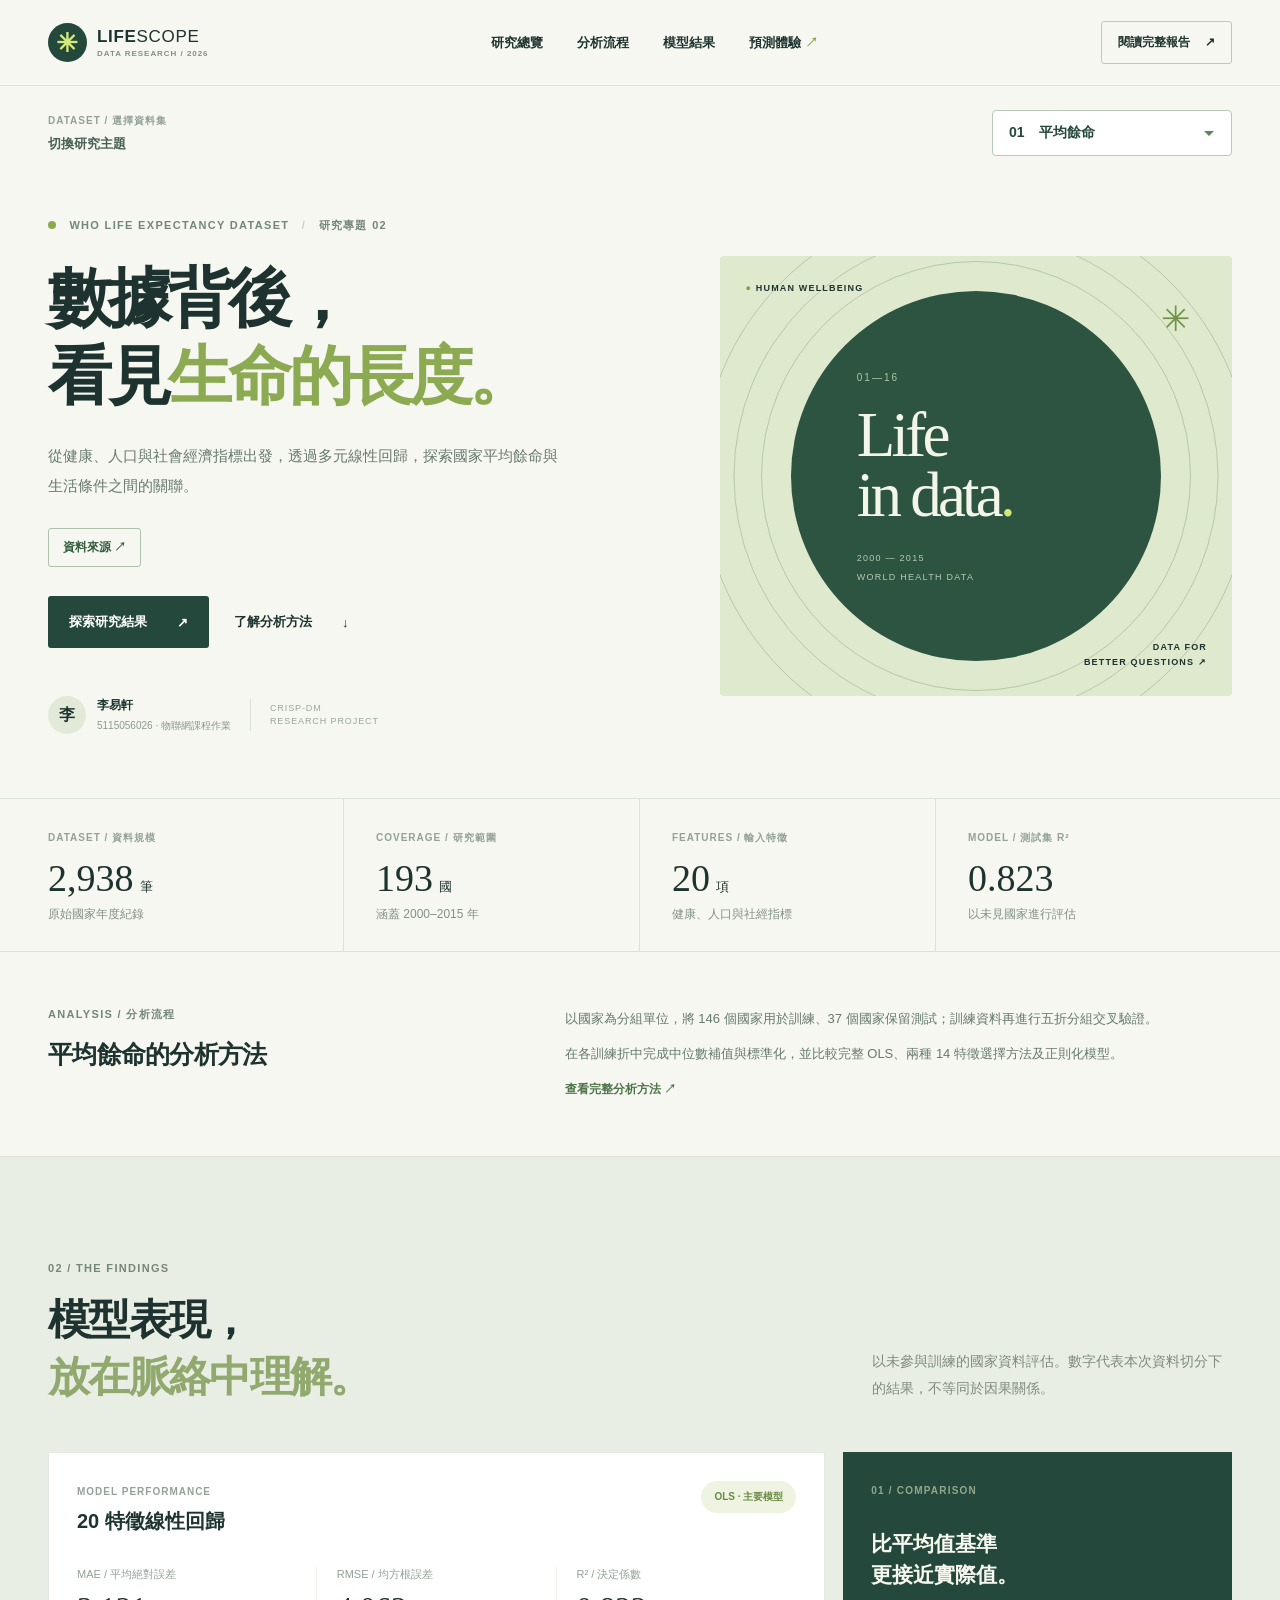
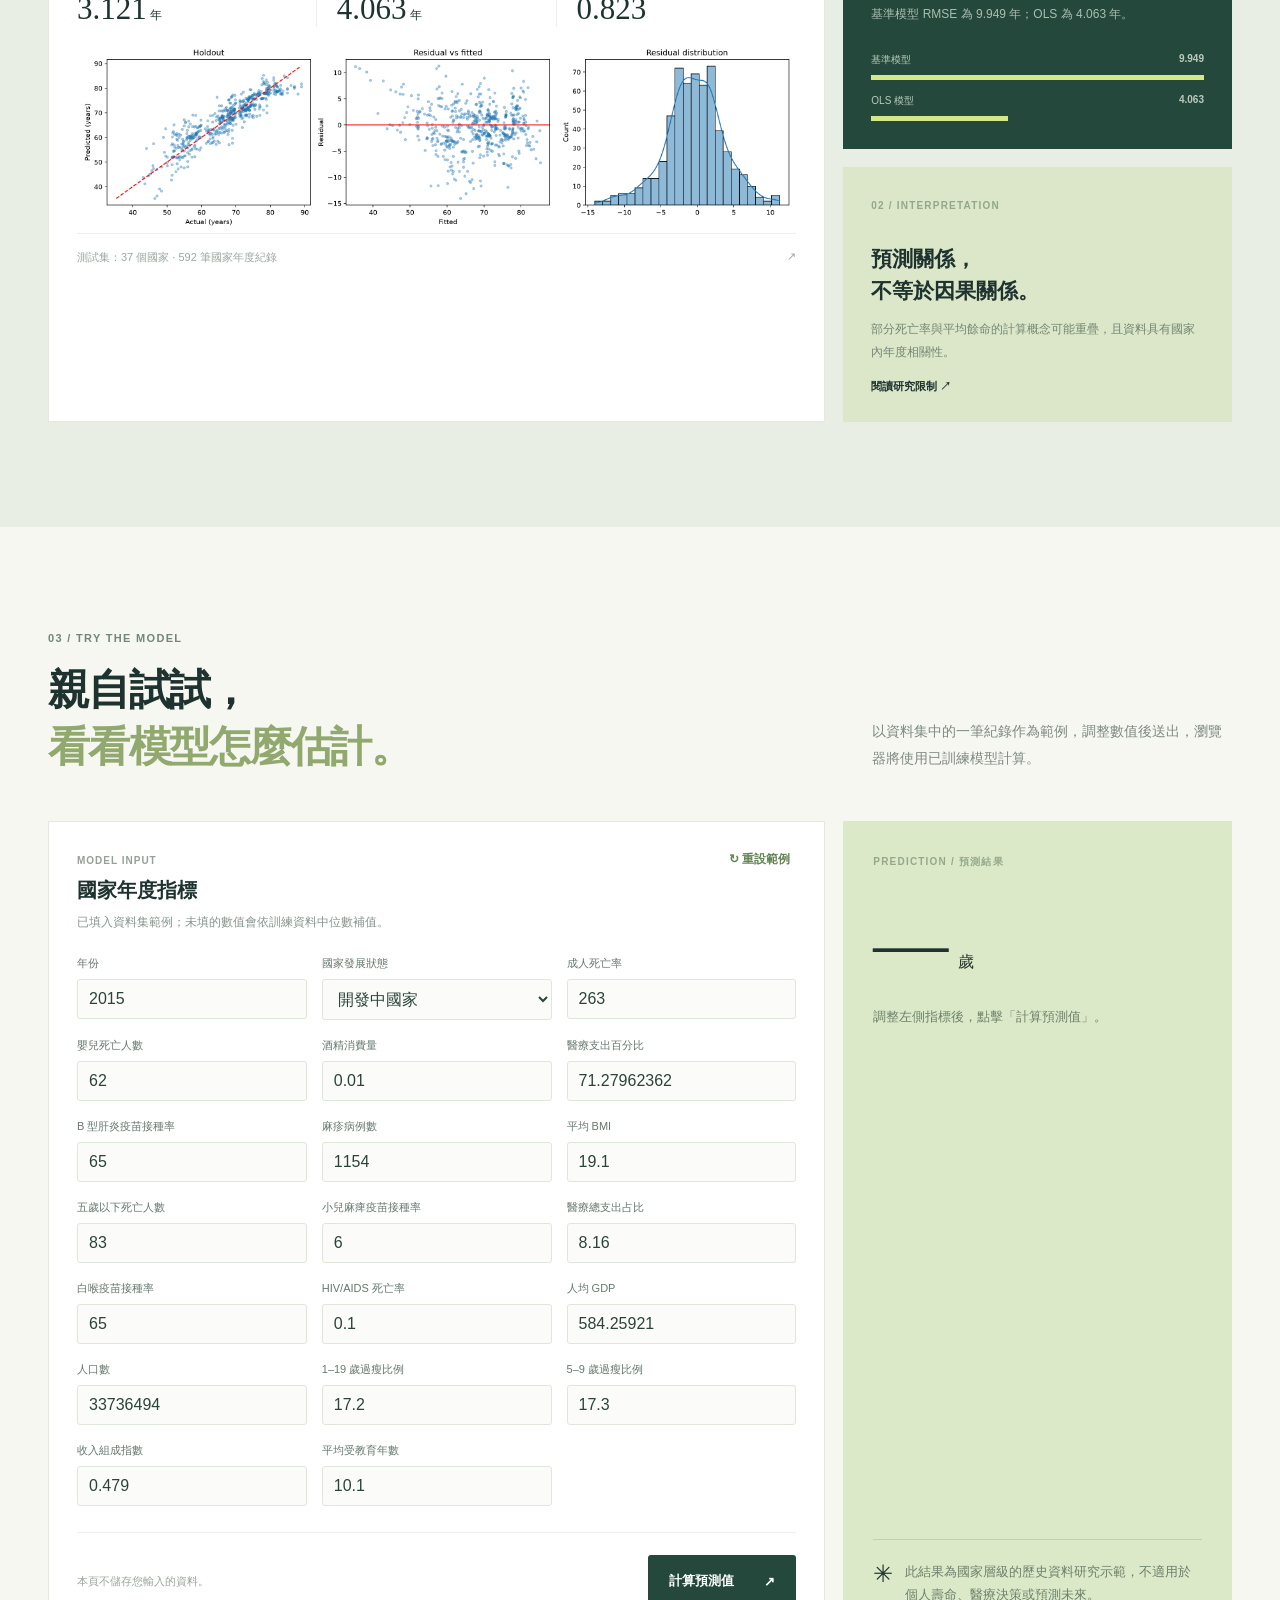
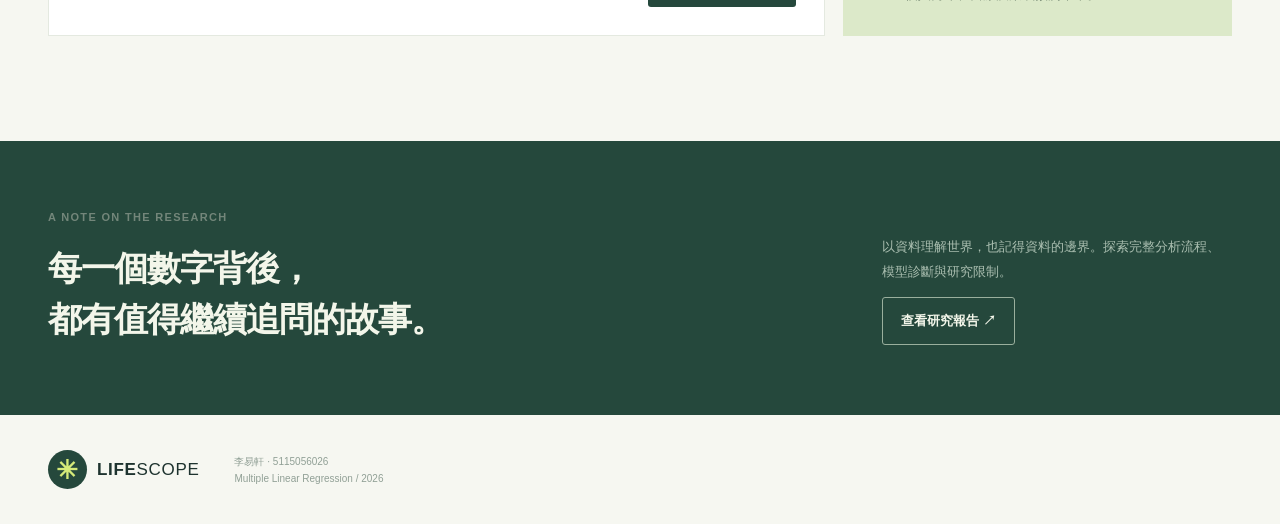
<file: docs/index.html>
<!doctype html>
<html lang="zh-Hant"><head><meta charset="utf-8"><meta name="viewport" content="width=device-width,initial-scale=1"><meta name="theme-color" content="#f4f5f0"><title>LifeScope｜平均餘命研究</title><link rel="stylesheet" href="style.css?v=0d55816bc4ac"><script defer src="models.js?v=27727812c897"></script><script defer src="static_predict.js?v=e0fffb8de316"></script><script defer src="static_api.js?v=fc7cb9f50431"></script><script defer src="app.js?v=ffc042fffade"></script><script defer src="custom.js?v=95ab8f4fd9b6"></script></head>
<body><header class="topbar"><a class="brand" href="#top"><span class="brand-icon">✳</span><span>LIFE<span class="brand-light">SCOPE</span><small>DATA RESEARCH / 2026</small></span></a><nav aria-label="主選單"><a href="#overview">研究總覽</a><a href="#process">分析流程</a><a href="#results">模型結果</a><a href="#predict">預測體驗 <span>↗</span></a></nav><a class="report-link" id="active-report" href="report.pdf" target="_blank">閱讀完整報告 <span>↗</span></a></header>
<main id="top"><div class="dataset-picker wrap"><div class="picker-label" id="dataset-label"><span>DATASET / 選擇資料集</span><strong>切換研究主題</strong></div><div class="picker-control"><button type="button" id="dataset-select" class="picker-trigger" aria-labelledby="dataset-label dataset-current" aria-haspopup="listbox" aria-expanded="false" aria-controls="dataset-options"><span id="dataset-current">01　平均餘命</span><svg class="picker-arrow" aria-hidden="true" width="12" height="8" viewBox="0 0 12 8"><path d="M1 2h10L6 7z" fill="currentColor"/></svg></button><ul id="dataset-options" class="picker-menu" role="listbox" aria-label="選擇研究資料集" hidden><li role="option" aria-selected="true" tabindex="-1" data-value="life">01　平均餘命</li><li role="option" aria-selected="false" tabindex="-1" data-value="paris">02　巴黎房價</li><li role="option" aria-selected="false" tabindex="-1" data-value="student">03　學生成績</li><li role="option" aria-selected="false" tabindex="-1" data-value="custom">04　自訂資料集</li></ul></div></div><div id="life-panel"><section class="hero wrap" id="overview"><div class="hero-copy"><div class="eyebrow"><span class="dot"></span> WHO LIFE EXPECTANCY DATASET <span class="slash">/</span> 研究專題 02</div><h1>數據背後，<br>看見<span>生命的長度。</span></h1><p>從健康、人口與社會經濟指標出發，透過多元線性回歸，探索國家平均餘命與生活條件之間的關聯。</p><a class="source-button" href="https://www.kaggle.com/datasets/kumarajarshi/life-expectancy-who" target="_blank" rel="noopener">資料來源 ↗</a><div class="hero-actions"><a class="button primary" href="#results">探索研究結果 <span>↗</span></a><a class="button text-button" href="#process">了解分析方法 <span>↓</span></a></div><div class="author"><div class="avatar">李</div><div><strong>李易軒</strong><small>5115056026 · 物聯網課程作業</small></div><div class="author-line"></div><span>CRISP-DM<br>RESEARCH PROJECT</span></div></div><div class="hero-art" aria-label="以研究資料為主題的視覺圖形"><div class="orbit orbit-one"></div><div class="orbit orbit-two"></div><div class="orbit orbit-three"></div><div class="art-center"><span>01—16</span><strong>Life<br>in data<span>.</span></strong><small>2000 — 2015<br>WORLD HEALTH DATA</small></div><div class="art-label top-label"><span>●</span> HUMAN WELLBEING</div><div class="art-label bottom-label">DATA FOR<br><b>BETTER QUESTIONS ↗</b></div><div class="spark">✳</div></div></section>
<section class="stats wrap" aria-label="資料集摘要"><div><small>DATASET / 資料規模</small><strong>2,938<span>筆</span></strong><p>原始國家年度紀錄</p></div><div><small>COVERAGE / 研究範圍</small><strong>193<span>國</span></strong><p>涵蓋 2000–2015 年</p></div><div><small>FEATURES / 輸入特徵</small><strong>20<span>項</span></strong><p>健康、人口與社經指標</p></div><div class="stats-last"><small>MODEL / 測試集 R²</small><strong>0.823</strong><p>以未見國家進行評估</p></div></section>
<section class="method-section wrap" id="process"><div class="method-header"><div class="eyebrow">ANALYSIS / 分析流程</div><h2>平均餘命的分析方法</h2></div><div class="method-content"><p>以國家為分組單位，將 146 個國家用於訓練、37 個國家保留測試；訓練資料再進行五折分組交叉驗證。</p><p>在各訓練折中完成中位數補值與標準化，並比較完整 OLS、兩種 14 特徵選擇方法及正則化模型。</p><a href="report.pdf" target="_blank">查看完整分析方法 ↗</a></div></section>
<section class="section result-section" id="results"><div class="wrap"><div class="section-heading"><div><div class="eyebrow">02 / THE FINDINGS</div><h2>模型表現，<br><em>放在脈絡中理解。</em></h2></div><p>以未參與訓練的國家資料評估。數字代表本次資料切分下的結果，不等同於因果關係。</p></div><div class="result-layout"><div class="result-main"><div class="card-heading"><div><small>MODEL PERFORMANCE</small><h3>20 特徵線性回歸</h3></div><span class="pill">OLS · 主要模型</span></div><div class="metric-row"><div><span>MAE / 平均絕對誤差</span><strong>3.121<small> 年</small></strong></div><div><span>RMSE / 均方根誤差</span><strong>4.063<small> 年</small></strong></div><div><span>R² / 決定係數</span><strong>0.823</strong></div></div><img class="chart" src="chart.png" alt="保留測試集的實際與預測、殘差與誤差分布圖"><div class="card-note">測試集：37 個國家 · 592 筆國家年度紀錄 <span>↗</span></div></div><aside class="insights"><div class="insight dark"><span class="insight-num">01 / COMPARISON</span><h3>比平均值基準<br>更接近實際值。</h3><p>基準模型 RMSE 為 9.949 年；OLS 為 4.063 年。</p><div class="compare"><span>基準模型 <b>9.949</b></span><i style="--w:100%"></i><span>OLS 模型 <b>4.063</b></span><i style="--w:41%"></i></div></div><div class="insight light"><span class="insight-num">02 / INTERPRETATION</span><h3>預測關係，<br>不等於因果關係。</h3><p>部分死亡率與平均餘命的計算概念可能重疊，且資料具有國家內年度相關性。</p><a href="report.pdf" target="_blank">閱讀研究限制 ↗</a></div></aside></div></div></section>
<section class="section wrap predict-section" id="predict"><div class="section-heading"><div><div class="eyebrow">03 / TRY THE MODEL</div><h2>親自試試，<br><em>看看模型怎麼估計。</em></h2></div><p>以資料集中的一筆紀錄作為範例，調整數值後送出，瀏覽器將使用已訓練模型計算。</p></div><div class="predict-layout"><div class="form-card"><div class="form-top"><div><small>MODEL INPUT</small><h3>國家年度指標</h3><p>已填入資料集範例；未填的數值會依訓練資料中位數補值。</p></div><button type="button" id="reset" class="reset">↻ 重設範例</button></div><form id="prediction-form"><div id="fields" class="fields"><p>正在載入範例資料…</p></div><div class="form-bottom"><p>本頁不儲存您輸入的資料。</p><button class="button primary" type="submit" id="submit">計算預測值 <span>↗</span></button></div></form></div><aside class="prediction-card"><div><span class="insight-num">PREDICTION / 預測結果</span><div class="prediction-value"><strong id="prediction">—</strong><span>歲</span></div><p id="prediction-message" aria-live="polite">調整左側指標後，點擊「計算預測值」。</p></div><div class="prediction-disclaimer"><span>✳</span><p>此結果為國家層級的歷史資料研究示範，不適用於個人壽命、醫療決策或預測未來。</p></div></aside></div></section>
<section class="closing"><div class="wrap closing-inner"><div><div class="eyebrow">A NOTE ON THE RESEARCH</div><h2>每一個數字背後，<br>都有值得繼續追問的故事。</h2></div><div><p>以資料理解世界，也記得資料的邊界。探索完整分析流程、模型診斷與研究限制。</p><a class="button outline" href="report.pdf" target="_blank">查看研究報告 ↗</a></div></div></section></div><div id="other-panel" hidden></div><div id="custom-panel" hidden><section class="hero other-hero wrap" id="custom-overview"><div class="hero-copy"><div class="eyebrow"><span class="dot"></span> YOUR DATASET / 自訂資料分析</div><h1>帶入你的資料，<br><span>探索新的問題。</span></h1><p>上傳 CSV，選擇一個數值預測目標與至少兩個輸入特徵，建立專屬的多元線性回歸模型。</p><a class="button primary" href="#custom-upload">開始分析 ↓</a><div class="author custom-author"><div class="avatar">李</div><div><strong>李易軒</strong><small>5115056026 · 物聯網課程作業</small></div></div></div><div class="hero-art"><div class="orbit orbit-one"></div><div class="orbit orbit-two"></div><div class="art-center"><span>DATASET / 04</span><strong>Your<br>own data<span>.</span></strong><small>UPLOAD · EXPLORE<br>MODEL · EVALUATE</small></div><div class="spark">✳</div></div></section><section class="method-section wrap" id="custom-process"><div class="method-header"><div class="eyebrow">ANALYSIS / 分析流程</div><h2>從資料到模型結果</h2></div><div class="method-content"><p>上傳 UTF-8 CSV → 選擇目標與特徵 → 以訓練集處理缺值及類別 → 建立線性回歸 → 評估獨立測試集。</p><p>隨機切分 80% 訓練、20% 測試（seed 42），並以訓練集進行五折交叉驗證。資料在瀏覽器內處理，不上傳至伺服器；首次使用需下載分析套件。</p></div></section><section class="section wrap" id="custom-upload"><div class="section-heading"><div><div class="eyebrow">01 / YOUR DATA</div><h2>選擇資料，<br><em>設定研究問題。</em></h2></div><p>支援 UTF-8 CSV（逗號、分號或 Tab 分隔）、最多 8 MB、100,000 筆與 200 欄。第一列須為不重複的欄位名稱。</p></div><div class="form-card custom-card"><label class="custom-file-label" for="custom-file">選擇 CSV 資料集</label><div class="custom-file-row"><input id="custom-file" type="file" accept=".csv,text/csv"><button id="custom-remove" class="custom-remove" type="button" aria-label="移除已選資料集" title="移除已選資料集" hidden>×</button></div><p id="custom-status" class="custom-status" aria-live="polite">尚未選擇檔案。</p><div id="custom-config" hidden><div class="field custom-target"><label for="custom-target">預測目標（數值欄位）</label><select id="custom-target"></select></div><div class="custom-feature-heading"><div><h3>選擇輸入特徵</h3><p>至少選兩個；建議 14–20 個。請排除識別碼與預測時無法取得的資訊。</p></div><div><button class="reset" type="button" id="custom-select-all">全選</button> <button class="reset" type="button" id="custom-clear-all">清除</button></div></div><div id="custom-features" class="custom-features"></div><p class="model-summary">數值缺值採中位數，類別缺值採眾數；只以訓練資料擬合。</p></div><div class="form-bottom custom-actions"><p>選擇資料集後，確認預測目標與特徵即可開始。</p><button id="custom-train" class="button primary" type="button" disabled>分析資料集 ↗</button></div></div></section><section class="section wrap" id="custom-results" hidden><div class="section-heading"><div><div class="eyebrow">02 / MODEL RESULTS</div><h2>檢視結果，<br><em>理解模型表現。</em></h2></div><p>測試集未參與模型訓練。R² 越接近 1 通常越好，誤差越小越好。</p></div><div class="result-main"><div class="card-heading"><div><small>HOLDOUT PERFORMANCE</small><h3>獨立測試集 · 多元線性回歸</h3></div><span class="pill">OLS / 80:20</span></div><div class="custom-metrics"><div><span>MAE</span><strong id="custom-test-mae"></strong></div><div><span>MSE</span><strong id="custom-test-mse"></strong></div><div><span>RMSE</span><strong id="custom-test-rmse"></strong></div><div><span>R²</span><strong id="custom-test-r2"></strong></div></div><p id="custom-summary" class="model-summary"></p><p id="custom-cv" class="model-summary"></p><p class="model-summary">訓練集：MAE <b id="custom-train-mae"></b> · MSE <b id="custom-train-mse"></b> · RMSE <b id="custom-train-rmse"></b> · R² <b id="custom-train-r2"></b></p><div id="custom-warning" class="dataset-note"></div><p class="model-summary">隨機切分不適合所有情境；時間序列、同一個人或同一國家的重複紀錄，可能需要依時間或群組切分。類別欄位最多 100 種值，並以訓練資料建立獨熱編碼。</p></div></section></div></main><footer class="wrap footer"><div class="brand"><span class="brand-icon">✳</span><span>LIFE<span class="brand-light">SCOPE</span></span></div><p>李易軒 · 5115056026<br>Multiple Linear Regression / 2026</p></footer></body></html>
</file>
<file: docs/style.css>
:root{--ink:#1e332f;--muted:#71807a;--cream:#f6f7f1;--line:#dce2d9;--lime:#d5ea79;--green:#25483c}*{box-sizing:border-box}html{scroll-behavior:smooth}body{margin:0;background:var(--cream);color:var(--ink);font-family:"Segoe UI","Microsoft JhengHei",sans-serif;-webkit-font-smoothing:antialiased}a{color:inherit;text-decoration:none}button,input,select{font:inherit}.wrap{max-width:1320px;margin:auto;padding-left:48px;padding-right:48px}.topbar{height:86px;padding:0 48px;display:flex;align-items:center;gap:48px;border-bottom:1px solid var(--line);max-width:1440px;margin:auto}.brand{display:flex;align-items:center;gap:10px;font-size:17px;font-weight:800;letter-spacing:.04em;line-height:1}.brand-icon{display:grid;place-items:center;width:39px;height:39px;background:var(--green);color:var(--lime);font-size:26px;border-radius:50%}.brand-light{font-weight:400}.brand small{display:block;font-size:8px;letter-spacing:.12em;color:#829087;margin-top:5px}.topbar nav{display:flex;align-items:center;gap:34px;margin:auto;font-size:13px;font-weight:600}.topbar nav a:hover,.text-button:hover{color:#799941}.topbar nav span{color:#8aab44}.report-link{font-size:12px;font-weight:700;border:1px solid #bdc9bc;padding:12px 16px;border-radius:3px}.report-link span{margin-left:12px}.hero{min-height:565px;display:grid;grid-template-columns:1.08fr .92fr;align-items:center;gap:70px;padding-top:62px;padding-bottom:64px}.eyebrow{font-size:11px;font-weight:800;letter-spacing:.12em;color:#73867a}.dot{display:inline-block;width:8px;height:8px;border-radius:50%;background:#8aaa4b;margin-right:9px}.slash{padding:0 8px;color:#c8d0c6}h1,h2,h3,p{margin-top:0}h1{font-size:clamp(44px,5vw,70px);letter-spacing:-.06em;line-height:1.22;margin:26px 0}h1 span{color:#8baa51}.hero-copy>p{max-width:510px;font-size:15px;color:#687a70;line-height:2}.hero-actions{display:flex;align-items:center;gap:25px;margin:29px 0 48px}.button{display:inline-flex;justify-content:center;align-items:center;gap:30px;font-size:13px;font-weight:700;border:0;cursor:pointer;padding:17px 21px;border-radius:3px}.primary{background:#25483c;color:white}.primary:hover{background:#3f6654}.text-button{padding-left:0}.author{display:flex;gap:11px;align-items:center}.avatar{width:38px;height:38px;display:grid;place-items:center;border-radius:50%;background:#e1e9d9;font-weight:bold}.author strong,.author small{display:block;font-size:12px}.author small{font-size:10px;color:#8b9990;margin-top:5px}.author-line{width:1px;height:32px;background:#d9e0d7;margin:0 8px}.author>span{font-size:9px;line-height:1.5;letter-spacing:.1em;color:#9aa69d}.hero-art{position:relative;height:440px;background:#dfe9cd;overflow:hidden;border-radius:4px}.hero-art:before{content:"";position:absolute;width:370px;height:370px;left:50%;top:50%;transform:translate(-50%,-50%);border-radius:50%;background:#2d5441}.orbit{position:absolute;border:1px solid rgba(40,78,52,.22);border-radius:50%;left:50%;top:50%;transform:translate(-50%,-50%)}.orbit-one{width:430px;height:430px}.orbit-two{width:485px;height:485px}.orbit-three{width:550px;height:550px}.art-center{position:absolute;left:50%;top:50%;transform:translate(-50%,-50%);width:238px;color:#f2f5e8}.art-center>span{font-size:10px;letter-spacing:.2em;color:#b1c79e}.art-center strong{display:block;font-family:Georgia,serif;font-weight:400;font-size:63px;line-height:.95;letter-spacing:-.06em;margin:21px 0}.art-center strong span{color:#d2e77a}.art-center small{font-size:9px;letter-spacing:.14em;line-height:1.8;color:#b7cab0}.art-label{position:absolute;font-size:9px;letter-spacing:.13em;font-weight:700}.top-label{left:26px;top:27px}.top-label span{color:#81a04e}.bottom-label{right:25px;bottom:27px;line-height:1.6;text-align:right}.spark{position:absolute;right:42px;top:43px;font-size:35px;color:#719247}.stats{display:grid;grid-template-columns:repeat(4,1fr);padding-top:0;padding-bottom:0;border-top:1px solid var(--line);border-bottom:1px solid var(--line)}.stats>div{padding:28px 32px;border-right:1px solid var(--line)}.stats>div:first-child{padding-left:0}.stats>div:last-child{border:0}.stats small,.card-heading small,.form-top small{font-size:10px;letter-spacing:.1em;font-weight:700;color:#93a197}.stats strong{font-family:Georgia,serif;display:block;font-weight:400;font-size:38px;margin:11px 0 6px}.stats strong span{font-family:sans-serif;font-size:13px;margin-left:6px}.stats p{font-size:12px;margin:0;color:#829188}.section{padding-top:105px;padding-bottom:105px}.section-heading{display:flex;justify-content:space-between;align-items:end;gap:60px;margin-bottom:46px}.section-heading h2{font-size:42px;letter-spacing:-.04em;line-height:1.35;margin:18px 0 0}.section-heading h2 em{font-style:normal;color:#91a96f}.section-heading>p{max-width:360px;font-size:14px;line-height:1.9;color:#7d8b82;margin:0 0 4px}.steps{display:grid;grid-template-columns:repeat(3,1fr);border-top:1px solid var(--line);border-left:1px solid var(--line)}.steps article{min-height:180px;padding:24px;border-right:1px solid var(--line);border-bottom:1px solid var(--line)}.steps span,.insight-num{color:#93a88b;font-size:10px;font-weight:800;letter-spacing:.12em}.steps h3{font-size:16px;margin:30px 0 10px}.steps p{font-size:13px;line-height:1.8;color:#8a978e;margin:0}.result-section{background:#e9eee5}.result-layout{display:grid;grid-template-columns:2fr 1fr;gap:18px}.result-main,.form-card{background:white;border:1px solid #e4e9e0;padding:28px}.card-heading,.form-top{display:flex;justify-content:space-between;align-items:start;gap:15px}.card-heading h3,.form-top h3{font-size:20px;margin:9px 0 0}.pill{border-radius:30px;background:#eef4e1;color:#6a8944;font-size:10px;font-weight:700;padding:9px 13px}.metric-row{display:grid;grid-template-columns:repeat(3,1fr);margin:32px 0 15px}.metric-row>div{border-right:1px solid #ecf0ea;padding-left:20px}.metric-row>div:first-child{padding-left:0}.metric-row>div:last-child{border:0}.metric-row span{display:block;font-size:11px;color:#92a097}.metric-row strong{display:block;font-family:Georgia,serif;font-size:31px;font-weight:400;margin-top:9px}.metric-row strong small{font-family:sans-serif;font-size:12px}.chart{width:100%;display:block}.card-note{border-top:1px solid #edf0eb;padding-top:16px;font-size:11px;color:#9ba89f}.card-note span{float:right}.insights{display:grid;gap:18px}.insight{padding:28px}.insight.dark{background:#25483c;color:#f7f8ee}.insight h3{font-size:21px;line-height:1.5;margin:30px 0 12px}.insight p{font-size:12px;line-height:1.9;color:#aabeb0}.compare{margin-top:28px;font-size:10px;color:#bacbbd}.compare span{display:block;margin-top:14px}.compare b{float:right}.compare i{display:block;width:var(--w);height:5px;background:#d4e88a;margin-top:8px}.insight.light{background:#dbe7c8}.insight.light p{color:#748674}.insight.light a{font-size:11px;font-weight:bold}.predict-layout{display:grid;grid-template-columns:2fr 1fr;gap:18px;align-items:stretch}.form-top p{font-size:12px;color:#87968d;margin:10px 0 25px}.reset{border:0;background:transparent;color:#638354;font-size:12px;font-weight:bold;cursor:pointer}.fields{display:grid;grid-template-columns:repeat(3,1fr);gap:18px 15px}.field label{display:block;font-size:11px;color:#65786d;margin-bottom:7px;min-height:16px}.field input,.field select{width:100%;border:1px solid #dfe7dd;background:#fbfcf9;padding:10px 11px;border-radius:3px;outline:0;color:#2b4439}.field input:focus,.field select:focus{border-color:#8cad70}.form-bottom{display:flex;align-items:center;justify-content:space-between;border-top:1px solid #edf0eb;margin-top:26px;padding-top:22px}.form-bottom p{font-size:11px;color:#99a59b;margin:0}.prediction-card{padding:30px;background:#dce9c9;display:flex;flex-direction:column;justify-content:space-between;min-height:350px}.prediction-value{display:flex;align-items:baseline;gap:10px;margin:30px 0 20px}.prediction-value strong{font-family:Georgia,serif;font-weight:400;font-size:75px}.prediction-value span{font-size:16px}.prediction-card>div>p{font-size:13px;line-height:1.8;color:#6c806c}.prediction-disclaimer{border-top:1px solid #bed1b4;padding-top:20px;display:flex;gap:12px}.prediction-disclaimer span{font-size:24px}.prediction-disclaimer p{font-size:11px;line-height:1.8;color:#71836f;margin:0}.closing{background:#25483c;color:#f3f6ea;padding:70px 0}.closing-inner{display:flex;align-items:end;justify-content:space-between;gap:50px}.closing h2{font-size:34px;line-height:1.5;letter-spacing:-.03em;margin:20px 0 0}.closing-inner>div:last-child{max-width:350px}.closing p{color:#aabeb0;font-size:13px;line-height:1.9}.outline{border:1px solid #9aaf9d;padding:14px 18px}.footer{display:flex;align-items:center;gap:35px;padding-top:35px;padding-bottom:35px}.footer p{font-size:10px;line-height:1.7;color:#91a096;margin:0}.footer>a{margin-left:auto;font-size:11px;color:#7b8e80}@media(max-width:900px){.topbar{padding:0 24px}.topbar nav{display:none}.report-link{margin-left:auto}.wrap{padding-left:24px;padding-right:24px}.hero{gap:30px}.hero-art{height:370px}.hero-art:before{width:300px;height:300px}.art-center{width:180px}.art-center strong{font-size:50px}.steps{grid-template-columns:repeat(2,1fr)}.result-layout,.predict-layout{grid-template-columns:1fr}.prediction-card{min-height:260px}.insights{grid-template-columns:1fr 1fr}}@media(max-width:600px){.topbar{height:70px}.report-link{font-size:10px;padding:10px}.hero{grid-template-columns:1fr;padding-top:50px}.hero-art{height:300px}.hero-art:before{width:250px;height:250px}.orbit-one{width:300px;height:300px}.orbit-two{width:350px;height:350px}.orbit-three{width:400px;height:400px}.art-center strong{font-size:45px}.hero-actions{margin-bottom:30px}.stats{grid-template-columns:repeat(2,1fr)}.stats>div,.stats>div:first-child{padding:22px 14px;border-bottom:1px solid var(--line)}.stats>div:nth-child(2){border-right:0}.stats>div:nth-child(n+3){border-bottom:0}.section{padding-top:70px;padding-bottom:70px}.section-heading{display:block}.section-heading h2{font-size:32px}.section-heading>p{margin-top:20px}.steps{grid-template-columns:1fr 1fr}.steps article{padding:18px;min-height:170px}.result-main,.form-card{padding:20px}.metric-row{gap:8px}.metric-row>div{padding-left:8px}.metric-row strong{font-size:23px}.insights{grid-template-columns:1fr}.fields{grid-template-columns:repeat(2,1fr)}.form-top{display:block}.reset{padding:0 0 20px}.closing-inner{display:block}.closing h2{font-size:27px}.closing-inner>div:last-child{margin-top:25px}.footer{flex-wrap:wrap}.footer>a{margin-left:0}}

.dataset-tabs{display:flex;align-items:center;gap:10px;padding-top:24px;padding-bottom:0}.tab-caption{font-size:10px;font-weight:800;letter-spacing:.1em;color:#92a097;margin-right:auto}.dataset-tab{border:1px solid #dce4da;color:#73877a;background:transparent;padding:12px 17px;border-radius:4px;cursor:pointer;font-size:11px;display:flex;gap:10px;align-items:center}.dataset-tab b{font-size:13px}.dataset-tab.active{background:#25483c;color:#fff;border-color:#25483c}.dataset-tab:hover:not(.active){background:#e8eee2}.other-active .topbar nav{visibility:hidden}.other-active .topbar .report-link{margin-left:auto}.dataset-note{background:#eef3e7;border-left:3px solid #a5c476;padding:17px 20px;color:#627668;font-size:13px;line-height:1.8;margin-top:24px}.other-hero{min-height:440px}.other-hero .hero-art{height:350px}.other-hero .hero-art:before{width:290px;height:290px}.other-hero .art-center strong{font-size:48px}.other-intro{margin-top:20px}.model-summary{font-size:12px;color:#809086;line-height:1.9}.other-source{font-size:12px;font-weight:bold;color:#5a7a4a}.error-text{color:#a64e3d!important}@media(max-width:700px){.dataset-tabs{overflow:auto;gap:6px;padding-top:16px}.tab-caption{display:none}.dataset-tab{white-space:nowrap;flex:1;justify-content:center;padding:10px}.dataset-tab b{font-size:12px}.other-hero{min-height:0}.other-active .topbar nav{display:none}.other-active .topbar .report-link{display:block}}

.source-line{font-size:11px!important;line-height:1.7!important;margin:15px 0 0;color:#718775!important;overflow-wrap:anywhere}.source-line a{text-decoration:underline;text-underline-offset:3px}.source-line a:hover{color:#345d41}
/* Dataset source and per-dataset analysis navigation */
.source-button{display:inline-flex;align-items:center;margin-top:12px;padding:10px 14px;border:1px solid #aec1aa;border-radius:3px;color:#345d41;font-size:12px;font-weight:700;transition:background .15s}.source-button:hover{background:#e6eedf}.method-section{display:grid;grid-template-columns:1fr 1.4fr;gap:40px;padding-top:55px;padding-bottom:55px;border-bottom:1px solid var(--line)}.method-header h2{font-size:25px;letter-spacing:-.03em;margin:16px 0 0}.method-content{color:#667a6c;font-size:13px;line-height:1.9}.method-content p{margin-bottom:10px}.method-content a{color:#4d7449;font-weight:700;font-size:12px}.other-active .topbar nav{visibility:visible}@media(max-width:900px){.topbar{height:auto;min-height:76px;flex-wrap:wrap;gap:10px;padding-top:14px;padding-bottom:12px}.topbar nav,.other-active .topbar nav{display:flex;visibility:visible;order:3;width:100%;justify-content:space-between;gap:8px;margin:0;padding-top:8px}.topbar nav a{font-size:12px}.method-section{grid-template-columns:1fr;gap:18px}}@media(max-width:600px){.topbar nav,.other-active .topbar nav{display:flex}.method-section{padding-top:40px;padding-bottom:40px}.method-header h2{font-size:22px}}
/* Keep navigation centered consistently on all datasets. */
.other-active .topbar .report-link{margin-left:0}
[hidden]{display:none!important}.custom-author{margin-top:38px}.custom-card{max-width:1100px}.custom-file-label{display:block;font-weight:700;margin-bottom:12px}.custom-status{color:#687a70;font-size:13px;line-height:1.8;margin:18px 0}.custom-target{max-width:480px;margin:28px 0}.custom-feature-heading{display:flex;justify-content:space-between;gap:20px;margin-top:30px}.custom-feature-heading h3{font-size:17px;margin-bottom:8px}.custom-feature-heading p{font-size:12px;color:#718078;line-height:1.7}.custom-features{display:grid;grid-template-columns:repeat(3,minmax(0,1fr));gap:8px;max-height:310px;overflow:auto}.custom-features label{display:flex;gap:8px;align-items:start;padding:10px;background:#f5f8f1;font-size:12px;overflow-wrap:anywhere}.custom-features input{accent-color:#25483c}.custom-metrics{display:grid;grid-template-columns:repeat(4,1fr);gap:12px;margin:32px 0}.custom-metrics span,.custom-metrics strong{display:block}.custom-metrics span{font-size:11px;color:#819287}.custom-metrics strong{font-family:Georgia,serif;font-weight:400;font-size:28px;margin-top:9px;overflow-wrap:anywhere}@media(max-width:600px){.custom-features{grid-template-columns:repeat(2,minmax(0,1fr))}.custom-feature-heading{display:block}.custom-metrics{grid-template-columns:repeat(2,1fr)}.custom-card .form-bottom{display:block}.custom-card .form-bottom button{margin-top:18px}}
@media(max-width:900px){.other-active .topbar .report-link{margin-left:auto}}
/* Dataset selector */
.dataset-picker{display:flex;align-items:center;justify-content:space-between;gap:24px;padding-top:24px;padding-bottom:0}.picker-label span,.picker-label strong{display:block}.picker-label span{font-size:10px;font-weight:800;letter-spacing:.1em;color:#92a097}.picker-label strong{font-size:13px;color:#485f53;margin-top:7px}.picker-control{position:relative;min-width:240px}.picker-control select{appearance:none;-webkit-appearance:none;width:100%;border:1px solid #b8c9b7;border-radius:4px;background:#fff;color:#25483c;font:700 14px "Segoe UI","Microsoft JhengHei",sans-serif;padding:13px 43px 13px 16px;cursor:pointer}.picker-control select:hover{border-color:#6d9874}.picker-control select:focus-visible{outline:3px solid #a8c982;outline-offset:3px}.picker-arrow{position:absolute;right:17px;top:50%;transform:translateY(-55%);font-size:22px;color:#63835d;pointer-events:none}@media(max-width:600px){.dataset-picker{padding-top:18px;gap:12px}.picker-label span{font-size:9px}.picker-label strong{font-size:12px}.picker-control{min-width:0;width:56%}.picker-control select{font-size:13px;padding:12px 34px 12px 12px}}
/* The chevron follows the actual expanded state of the menu. */
.picker-trigger{width:100%;min-height:46px;display:flex;align-items:center;justify-content:space-between;gap:20px;border:1px solid #b8c9b7;border-radius:4px;background:#fff;color:#25483c;font:700 14px "Segoe UI","Microsoft JhengHei",sans-serif;padding:12px 16px;cursor:pointer;text-align:left}.picker-trigger:hover{border-color:#6d9874}.picker-trigger:focus-visible,.picker-menu [role="option"]:focus-visible{outline:3px solid #a8c982;outline-offset:2px}.picker-arrow{position:static;display:block;flex:none;transform:none;width:12px;height:8px;color:#63835d;transition:transform .16s ease}.picker-trigger[aria-expanded="true"] .picker-arrow{transform:rotate(180deg)}.picker-menu{position:absolute;z-index:10;top:calc(100% + 4px);left:0;right:0;margin:0;padding:4px;list-style:none;background:#fff;border:1px solid #b8c9b7;border-radius:4px;box-shadow:0 8px 22px rgba(30,51,47,.13)}.picker-menu[hidden]{display:none}.picker-menu [role="option"]{padding:11px 12px;color:#25483c;font-size:13px;cursor:pointer;border-radius:2px}.picker-menu [role="option"]:hover,.picker-menu [role="option"]:focus{background:#edf3e7}.picker-menu [aria-selected="true"]{font-weight:700;color:#25483c;background:#f3f7ee}
.custom-file-row{display:flex;align-items:center;gap:12px;flex-wrap:wrap}.custom-remove{display:inline-grid;place-items:center;width:32px;height:32px;border:1px solid #c8d7c9;background:#f6f8f3;color:#355746;border-radius:50%;font-size:22px;line-height:1;cursor:pointer}.custom-remove:hover{background:#e3eee0}.custom-actions button:disabled{opacity:.48;cursor:not-allowed}
</file>
